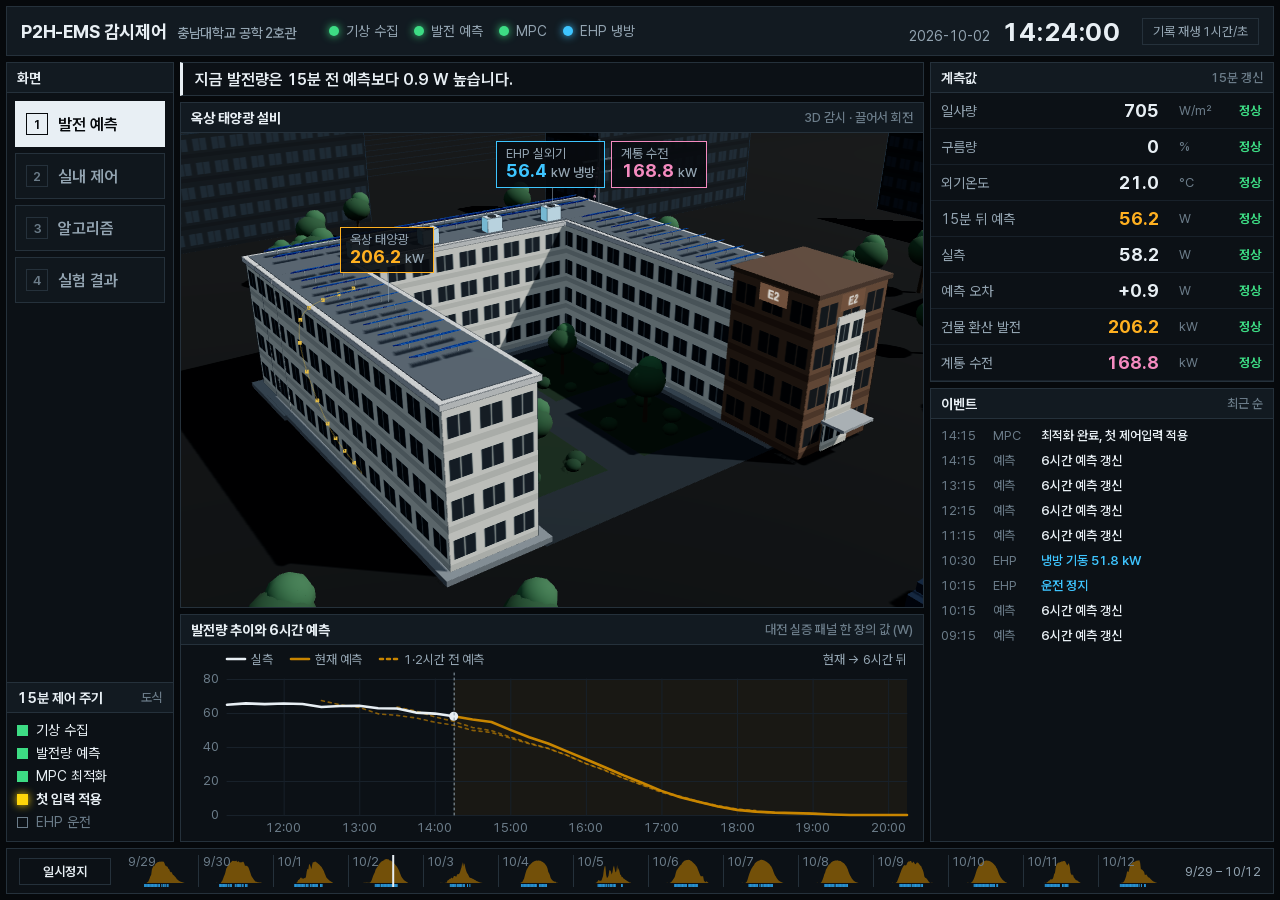
<file: index.html>
<!doctype html>
<html lang="ko">
<head>
<meta charset="utf-8">
<meta name="viewport" content="width=device-width, initial-scale=1">
<title>P2H-EMS 감시제어</title>
<link rel="stylesheet" href="css/app.css">
</head>
<body data-view="1">

<header id="hdr">
  <h1>P2H-EMS 감시제어<small>충남대학교 공학 2호관</small></h1>
  <div class="lamps">
    <span class="lamp">기상 수집</span>
    <span class="lamp">발전 예측</span>
    <span class="lamp">MPC</span>
    <span class="lamp off" id="lamp-ehp">EHP 정지</span>
  </div>
  <div class="clock"><span id="hdr-date">2026-10-02</span><span id="hdr-time">12:00:00</span></div>
  <div id="hdr-speed">기록 재생 1시간/초</div>
</header>

<nav id="left" class="pn" aria-label="화면">
  <div class="ph">화면</div>
  <div id="menu">
    <button type="button" data-view="1" aria-current="true"><kbd>1</kbd>발전 예측</button>
    <button type="button" data-view="2"><kbd>2</kbd>실내 제어</button>
    <button type="button" data-view="3"><kbd>3</kbd>알고리즘</button>
    <button type="button" data-view="4"><kbd>4</kbd>실험 결과</button>
  </div>
  <div id="cycle-wrap">
    <div class="ph">15분 제어 주기<span>도식</span></div>
    <ol id="cycle">
      <li>기상 수집</li><li>발전량 예측</li><li>MPC 최적화</li><li>첫 입력 적용</li><li>EHP 운전</li>
    </ol>
  </div>
</nav>

<main id="center">
  <div id="summary">기록을 불러오는 중입니다.</div>
  <div id="view"></div>
</main>

<aside id="right">
  <div class="pn"><div class="ph">계측값<span>15분 갱신</span></div><table id="meas"></table></div>
  <div class="pn"><div class="ph">이벤트<span>최근 순</span></div><ul id="events"></ul></div>
</aside>

<footer id="ftr">
  <button type="button" id="btn-play">일시정지</button>
  <canvas id="timeline"></canvas>
  <span>9/29 – 10/12</span>
</footer>

<div id="narrow"><b>화면을 넓혀 주세요</b>이 화면은 가로 1280px 이상에서 볼 수 있습니다.</div>

<script src="vendor/three.min.js"></script>
<script src="data/zeb_window.js"></script>
<script src="js/data.js"></script>
<script src="js/chart.js"></script>
<script src="js/scene-exterior.js"></script>
<script src="js/scene-room.js"></script>
<script src="js/shell.js"></script>
<script src="js/view-forecast.js"></script>
<script src="js/view-room.js"></script>
<script src="js/view-algo.js"></script>
<script src="js/view-results.js"></script>
<script>ZEB.shell.start();</script>
</body>
</html>
</file>
<file: css/app.css>
/* P2H-EMS 감시제어 — 토큰, 틀, 패널, 표, 태그
   배치: 열 168px / 나머지 / 344px, 행 50px / 나머지 / 46px, 간격 6px */
@font-face{
  font-family:"Pretendard Variable"; font-weight:45 920; font-display:block;
  src:url("../vendor/PretendardVariable.woff2") format("woff2-variations");
}
:root{
  --bg:#06090C; --pn:#0C1116; --hd:#121A21; --bd:#25313B; --bd-2:#18212A;
  --tx:#E8EFF4; --lb:#93A4B1; --dim:#6B7C89;
  /* 설비 색 두 단: -m 은 차트의 면·선(색 검사기 통과 값), 무인자는 값 글씨·램프·태그 테두리 */
  --pv-m:#C88500; --cool-m:#2A97D8; --grid-m:#D25892;
  --pv:#FFB020; --cool:#3EC5FF; --grid:#F58BC0; --heat:#FF8A5C;
  --ok:#3DDC84; --warn:#FFD60A; --alm:#FF5247;
  --f13:13px; --f14:14px; --f16:16px; --f18:18px; --f26:26px; --f56:56px;
  color-scheme:dark;
}
*{box-sizing:border-box; word-break:keep-all}
html,body{height:100%; margin:0}
body{
  background:var(--bg); color:var(--tx);
  font-family:"Pretendard Variable","Malgun Gothic","Apple SD Gothic Neo",sans-serif;
  font-size:var(--f14); font-feature-settings:"tnum"; -webkit-font-smoothing:antialiased;
  display:grid; grid-template-columns:168px minmax(0,1fr) 344px; grid-template-rows:50px minmax(0,1fr) 46px;
  gap:6px; padding:6px; overflow:hidden;
}
button{font:inherit; color:inherit; background:none; border:0; padding:0; cursor:pointer; text-align:left}
button:focus-visible{outline:2px solid var(--tx); outline-offset:-2px}

/* ── 패널 ── */
.pn{background:var(--pn); border:1px solid var(--bd); min-width:0; min-height:0; display:flex; flex-direction:column}
.ph{background:var(--hd); border-bottom:1px solid var(--bd); height:30px; flex:none;
    display:flex; align-items:center; justify-content:space-between; gap:12px; padding:0 10px;
    font-size:var(--f14); font-weight:650; white-space:nowrap}
.ph span{font-weight:500; color:var(--dim); font-size:var(--f13)}

/* ── 상단 바 ── */
#hdr{grid-column:1/-1; display:flex; align-items:center; gap:22px; padding:0 14px;
     background:var(--hd); border:1px solid var(--bd); white-space:nowrap}
#hdr h1{font-size:var(--f18); font-weight:720; margin:0; letter-spacing:-.01em}
#hdr h1 small{font-size:var(--f14); font-weight:500; color:var(--lb); margin-left:10px}
.lamps{display:flex; gap:16px; margin-left:10px; font-size:var(--f14); color:var(--lb)}
.lamp::before{content:""; display:inline-block; width:10px; height:10px; border-radius:50%; margin-right:7px;
              background:var(--ok); box-shadow:0 0 8px var(--ok)}
.lamp.cool::before{background:var(--cool); box-shadow:0 0 8px var(--cool)}
.lamp.heat::before{background:var(--heat); box-shadow:0 0 8px var(--heat)}
.lamp.off::before{background:var(--dim); box-shadow:none}
.clock{margin-left:auto; display:flex; align-items:baseline; gap:12px}
#hdr-date{font-size:var(--f14); color:var(--lb)}
#hdr-time{font-size:var(--f26); font-weight:700; letter-spacing:.01em}
#hdr-speed{border:1px solid var(--bd); padding:5px 10px; font-size:var(--f13); color:var(--lb)}
#hdr-speed b{color:var(--warn); font-weight:650; margin-left:8px}

/* ── 왼쪽 ── */
#left{grid-row:2}
#menu{display:flex; flex-direction:column; gap:6px; padding:8px}
#menu button{border:1px solid var(--bd); background:#10171D; padding:11px 10px; font-size:var(--f16); font-weight:600;
             color:var(--lb); display:flex; gap:10px; align-items:center}
#menu kbd{font:inherit; font-size:var(--f13); color:var(--dim); border:1px solid var(--bd); width:22px; height:22px;
          display:grid; place-items:center; flex:none}
#menu button[aria-current="true"]{color:var(--bg); background:var(--tx); border-color:var(--tx)}
#menu button[aria-current="true"] kbd{color:var(--bg); border-color:var(--bg)}
#cycle-wrap{margin-top:auto; border-top:1px solid var(--bd)}
#cycle{list-style:none; margin:0; padding:9px 10px 11px; display:flex; flex-direction:column; gap:7px;
       font-size:var(--f14); color:var(--dim)}
#cycle li{display:flex; align-items:center; gap:8px}
#cycle li::before{content:""; width:9px; height:9px; border:1px solid var(--dim); flex:none}
#cycle li.d{color:var(--tx)}
#cycle li.d::before{background:var(--ok); border-color:var(--ok)}
#cycle li.r{color:var(--tx); font-weight:650}
#cycle li.r::before{background:var(--warn); border-color:var(--warn); box-shadow:0 0 8px var(--warn)}

/* ── 가운데 ── */
#center{grid-row:2; min-width:0; min-height:0; display:flex; flex-direction:column; gap:6px}
#summary{flex:none; height:34px; display:flex; align-items:center; padding:0 12px; font-size:var(--f16); font-weight:600;
         background:var(--pn); border:1px solid var(--bd); border-left:3px solid var(--tx);
         white-space:nowrap; overflow:hidden; text-overflow:ellipsis}
#view{flex:1; min-height:0; display:flex; flex-direction:column; gap:6px; transition:opacity .2s}
#view.swap{opacity:0}
.stage{position:relative; flex:1; min-height:0; overflow:hidden}
.stage canvas{position:absolute; inset:0; width:100%; height:100%; display:block}
.stage.drag{cursor:grabbing}
.tags{position:absolute; inset:0; pointer-events:none; overflow:hidden}
.chartbox{flex:1; min-height:0; position:relative}
.chartbox canvas{position:absolute; inset:0; width:100%; height:100%; display:block}

/* 3D 위 계측 태그 */
.tag{position:absolute; transform:translate(-50%,-100%); background:rgba(8,12,16,.9); border:1px solid var(--bd);
     padding:4px 9px 5px; font-size:var(--f13); color:var(--lb); white-space:nowrap}
.tag b{display:block; font-size:var(--f18); font-weight:700; color:var(--tx); line-height:1.15}
.tag b u{text-decoration:none; font-size:var(--f13); font-weight:500; color:var(--lb); margin-left:4px}
.tag i{position:absolute; left:var(--lx,50%); top:100%; width:1px; height:var(--ld,22px); background:var(--lb); opacity:.55}
.tag.pv{border-color:var(--pv)} .tag.pv b{color:var(--pv)}
.tag.cool{border-color:var(--cool)} .tag.cool b{color:var(--cool)}
.tag.heat{border-color:var(--heat)} .tag.heat b{color:var(--heat)}
.tag.grid{border-color:var(--grid)} .tag.grid b{color:var(--grid)}
.tag.warn{border-color:var(--warn)} .tag.warn b{color:var(--warn)}

/* ── 오른쪽 ── */
#right{grid-row:2; display:grid; grid-template-rows:auto minmax(0,1fr); gap:6px; min-height:0}
#meas{border-collapse:collapse; width:100%; font-size:var(--f14)}
#meas td{padding:7px 10px; border-bottom:1px solid var(--bd-2); white-space:nowrap}
#meas td:first-child{color:var(--lb)}
#meas td:nth-child(2){text-align:right; font-size:var(--f18); font-weight:680}
#meas td:nth-child(3){color:var(--dim); font-size:var(--f13); width:58px}
#meas td.st{width:46px; text-align:center; font-size:var(--f13); font-weight:650; color:var(--ok)}
#meas td.st.w{color:var(--bg); background:var(--warn)}
#meas td.st.w.flash{animation:flash .5s 2}
@keyframes flash{50%{background:var(--tx)}}
.v-pv{color:var(--pv)} .v-cool{color:var(--cool)} .v-grid{color:var(--grid)} .v-heat{color:var(--heat)}
#events{list-style:none; margin:0; padding:4px 0; font-size:var(--f13); overflow:hidden}
#events li{display:grid; grid-template-columns:44px 40px minmax(0,1fr); gap:8px; padding:5px 10px; color:var(--dim)}
#events li b{color:var(--tx); font-weight:550; white-space:nowrap; overflow:hidden; text-overflow:ellipsis}
#events li.w b{color:var(--warn)} #events li.c b{color:var(--cool)}

/* ── 하단 ── */
#ftr{grid-column:1/-1; display:flex; align-items:center; gap:12px; padding:0 12px; background:var(--pn);
     border:1px solid var(--bd); font-size:var(--f13); color:var(--lb); white-space:nowrap}
#btn-play{border:1px solid var(--bd); padding:5px 12px; color:var(--tx); font-weight:600; min-width:92px; text-align:center}
#timeline{flex:1; min-width:0; height:32px; display:block; cursor:pointer}

/* 실험 결과: 오른쪽 열 없이 넓게 */
body[data-view="4"] #right{display:none}
body[data-view="4"] #center{grid-column:2/-1}

/* 좁은 화면 안내 */
#narrow{display:none}
@media (max-width:1279px){
  body > *:not(#narrow){display:none !important}
  body{display:grid; grid-template-columns:1fr; grid-template-rows:1fr; place-items:center}
  #narrow{display:block; font-size:var(--f18); color:var(--lb); text-align:center; padding:24px; line-height:1.6}
  #narrow b{display:block; color:var(--tx); font-size:var(--f26); margin-bottom:6px}
}
@media (prefers-reduced-motion:reduce){ #view{transition:none} #meas td.st.w.flash{animation:none} }

/* ── 알고리즘 구조도 (SVG) ── */
#alg{flex:1; min-height:0; width:100%; display:block}
#alg text{font-family:inherit; font-size:14px; fill:var(--tx)}
#alg text.mu{fill:var(--lb)}
#alg text.b{font-weight:650}
#alg text.h{font-size:16px; font-weight:720}
#alg text.big{font-size:26px; font-weight:700}
#alg text.v-pv{fill:var(--pv)}
#alg text.tabon{fill:var(--bg)}
#alg .bx{fill:#0F161C; stroke:#34434F; stroke-width:1.2}
#alg .bx.in{fill:#121A21}
#alg .bx.pv{stroke:var(--pv)} #alg .bx.cool{stroke:var(--cool)} #alg .bx.warn{stroke:var(--warn)}
#alg .bx.hot{stroke:var(--tx); stroke-width:2.4}
#alg .rule{stroke:var(--bd)}
#alg .ar{fill:none; stroke:var(--lb); stroke-width:1.6}
#alg .ar.pv{stroke:var(--pv)} #alg .ar.cool{stroke:var(--cool)}
#alg .spark{fill:none; stroke:var(--tx); stroke-width:2}
#alg .cell{stroke:none}
#alg .cell.now{stroke:var(--tx); stroke-width:2}
#alg .cell.now.hot{stroke-width:3.5}
#alg .tab{fill:#0F161C; stroke:#34434F}
#alg .tab.on{fill:var(--cool); stroke:var(--cool)}
#alg .okdot{fill:var(--ok)}

/* ── 실험 결과 ── */
.res{flex:1; min-height:0; display:grid; grid-template-columns:minmax(0,1fr) minmax(0,1fr); grid-template-rows:minmax(0,1fr) 158px; gap:6px}
#res-days{grid-column:1/-1}
.res .pb{flex:1; min-height:0; padding:16px 18px 14px; display:flex; flex-direction:column; gap:12px; overflow:hidden}
.hero{display:flex; align-items:flex-end; gap:18px; flex:none}
.hero > b{font-size:68px; font-weight:760; line-height:.86; letter-spacing:-.02em}
.hero > b u{text-decoration:none; font-size:var(--f26); margin-left:3px}
.hero > div{color:var(--lb); line-height:1.4}
.hero strong{display:block; color:var(--tx); font-size:var(--f18); font-weight:680}
.fc-row{flex:1; min-height:0; display:grid; grid-template-columns:minmax(0,1fr) 262px; gap:20px}
.sc-box{min-height:0; min-width:0; position:relative}
#res-scatter{position:absolute; inset:0; width:100%; height:100%}
#res-scatter text{font-family:inherit; font-size:14.5px; fill:var(--lb)}
#res-scatter .gl{stroke:var(--bd-2)} #res-scatter .diag{stroke:var(--lb); stroke-dasharray:4 4}
#res-scatter .pt{fill:var(--pv-m); fill-opacity:.6}
#res-scatter .now{fill:var(--tx); stroke:var(--bg); stroke-width:2}
.side{display:flex; flex-direction:column; gap:10px; min-height:0}
.kv2{display:flex; gap:22px; flex:none}
.kv2.line{border-top:1px solid var(--bd); padding-top:10px; margin-top:auto}
.kv2 span{display:block; color:var(--lb); font-size:var(--f13)}
.kv2 b{font-size:var(--f26); font-weight:700} .kv2 b u{text-decoration:none; font-size:var(--f14); font-weight:500; color:var(--lb); margin-left:4px}
.sub{font-weight:650; flex:none; display:flex; justify-content:space-between; gap:12px; align-items:baseline}
.sub span{font-weight:500; color:var(--dim); font-size:var(--f13)}
.side .sub{border-top:1px solid var(--bd); padding-top:10px}
.bias{display:grid; grid-template-columns:auto minmax(0,1fr) auto; gap:8px 10px; align-items:center}
.bias span{color:var(--lb)} .bias b{font-weight:650; text-align:right}
.bias i{display:flex; justify-content:flex-end; height:14px; border-right:1px solid var(--lb)}
.bias em{background:var(--pv-m); height:100%}
.note{margin:0; color:var(--lb); font-size:var(--f13); line-height:1.5}
#res-waffle{width:100%; flex:0 1 auto; min-height:0; display:block}
#res-waffle rect{fill:#2B3640} #res-waffle rect.on{fill:var(--cool-m)}
.lg{display:flex; gap:18px; color:var(--lb); font-size:var(--f13); flex:none}
.sw{display:inline-block; width:11px; height:11px; margin-right:6px; vertical-align:-1px}
.sw.pv{background:var(--pv-m)} .sw.cool{background:var(--cool-m)} .sw.grid{background:var(--grid-m)} .sw.off{background:#2B3640}
.ph .sw + .sw, .ph span .sw:not(:first-child){margin-left:12px}
.src{display:flex; gap:2px; height:26px; flex:none}
.src .pv{background:var(--pv-m)} .src .grid{background:var(--grid-m)}
.src-l{display:flex; justify-content:space-between; color:var(--lb); font-size:var(--f13); flex:none; margin-top:-6px}
.src-l b{color:var(--tx); font-size:var(--f14); font-weight:650; margin-right:6px}
#res-days ul{list-style:none; margin:0; padding:8px 10px; flex:1; min-height:0; display:grid; grid-template-columns:repeat(14,minmax(0,1fr)); gap:4px}
#res-days li{display:flex; flex-direction:column; align-items:center; min-height:0; padding:4px 0 3px; border:1px solid transparent; white-space:nowrap}
#res-days li.today{border-color:var(--tx); background:var(--hd)}
#res-days .bars{flex:none; height:62px; width:100%; display:flex; align-items:flex-end; justify-content:center; gap:2px; border-bottom:1px solid var(--bd); margin-bottom:4px}
#res-days .bars i{width:18px} #res-days .bars .pv{background:var(--pv-m)} #res-days .bars .grid{background:var(--grid-m)}
#res-days li b{font-size:var(--f14); font-weight:650; line-height:1.25}
#res-days li span{font-size:var(--f13); color:var(--lb); line-height:1.25}
</file>
